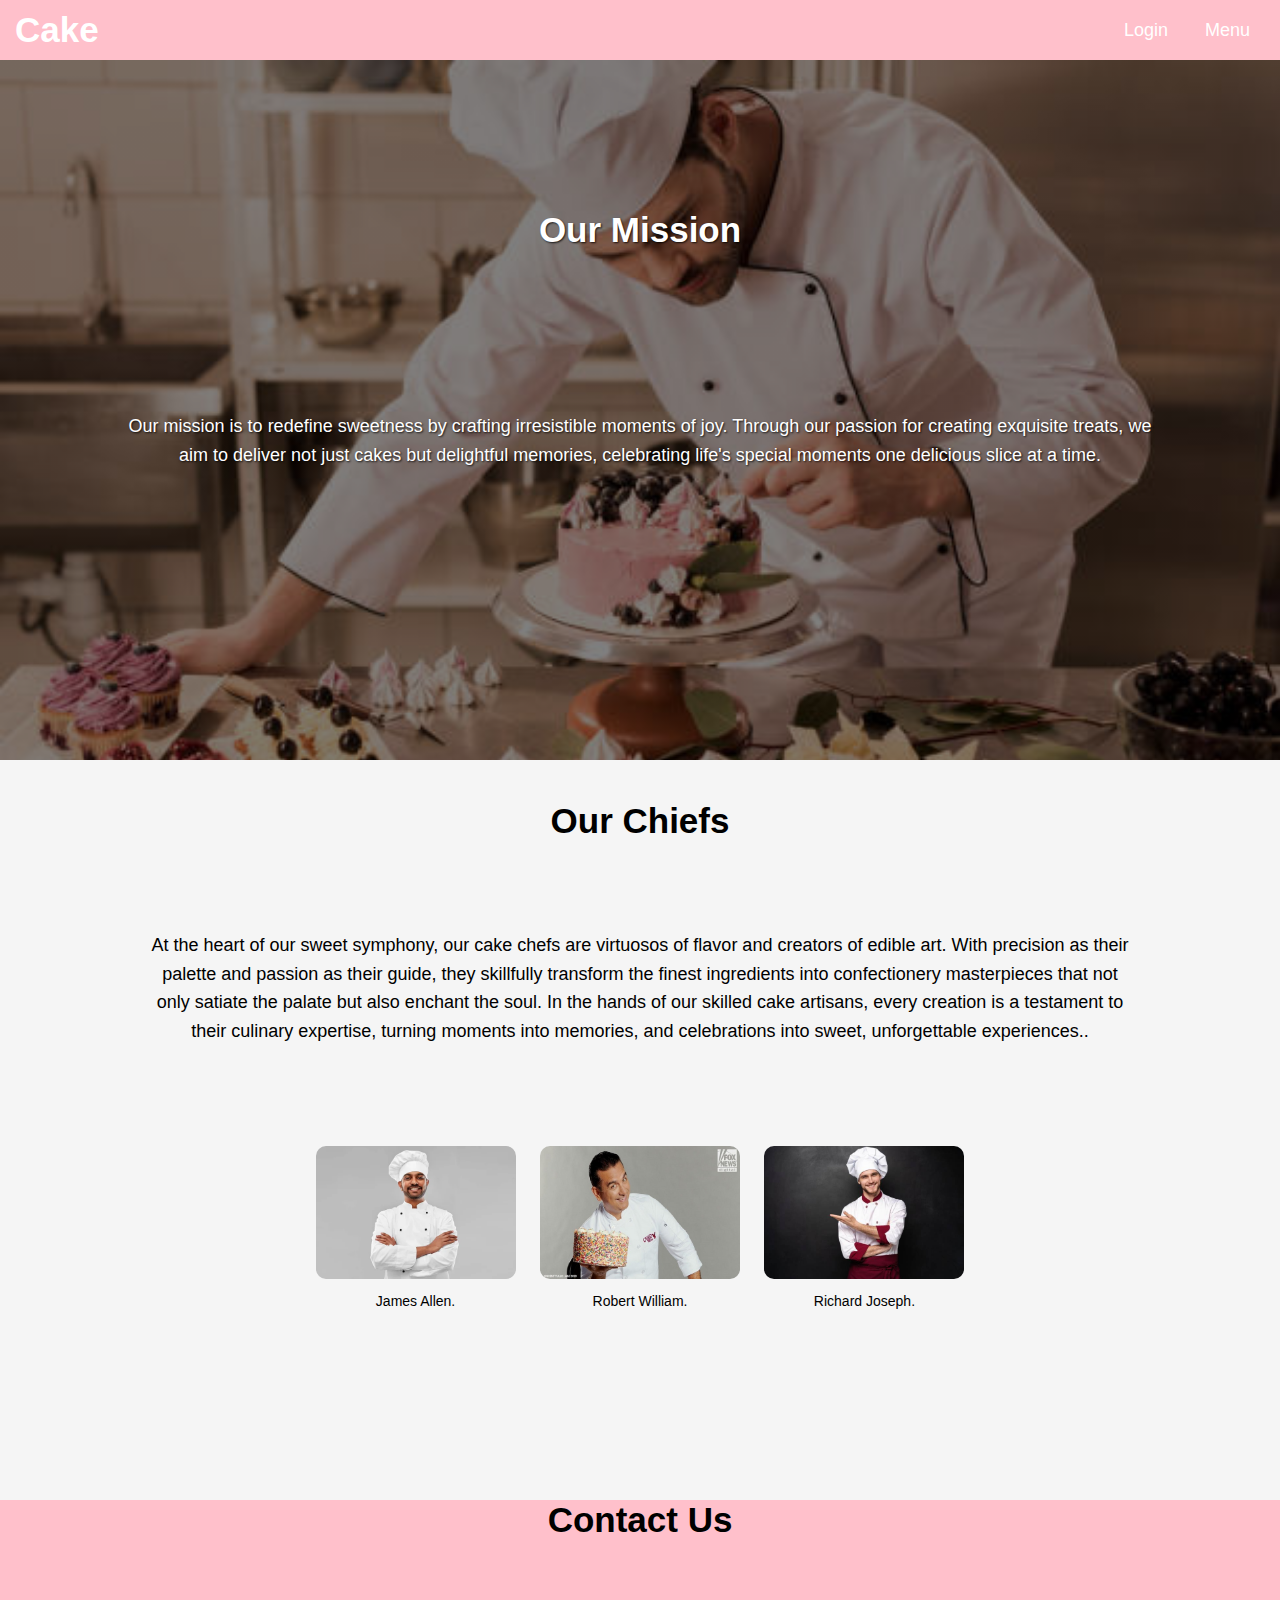
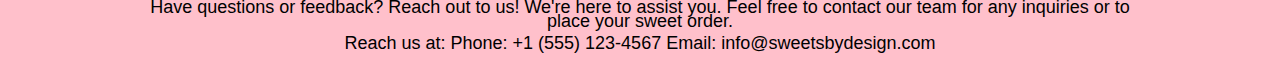
<file: home/index.html>
<!DOCTYPE html>
<html>
<head>
	<title>
		Cake
	</title>
    <link rel="stylesheet" href="style.css">
    <link rel="icon" href="logo.png">
</head>
<body>
	<nav>
		<div class="menu">
			<div class="logo">
				<a href="#Cake">Cake</a>
			</div>
			<ul>
				<li><a href="../login/login.html">Login</a></li>
				<li><a href="../cake/cake.html">Menu</a></li>
			</ul>
		</div>
	</nav>
	<section class="firstsection">
		<div class="box-main">
			<div class="firstHalf">
				<h1 class="text-big" id="firstfontbig">
					Our Mission
				</h1>	<br><br><br><br><br><br><br><br><br>
				<p class="text-small" id="firstfontsmall">
					Our mission is to redefine sweetness by crafting irresistible moments of joy. 
					Through our passion for creating exquisite treats, we aim to deliver not just 
					cakes but delightful memories, celebrating life's special moments one delicious
					slice at a time.
				</p>
			</div>
		</div>
	</section>
	<section class="secondsection">
		<div class="box-main">
			<div class="secondHalf">
				<h1 class="text-big" id="secondfontbig">
					Our Chiefs
				</h1>	<br><br><br><br><br>
				<p class="text-small" id="secondfontsmall">
					At the heart of our sweet symphony, our cake chefs are virtuosos of flavor and creators of 
					edible art. With precision as their palette and passion as their guide, they skillfully 
					transform the finest ingredients into confectionery masterpieces that not only satiate the 
					palate but also enchant the soul. In the hands of our skilled cake artisans, every creation 
					is a testament to their culinary expertise, turning moments into memories, and celebrations 
					into sweet, unforgettable experiences..
				</p>
				<br><br><br><br><br>
				<!-- Image 1 -->
				<div class="chief-image">
					<img src="chief1.jpg" alt="Chief 1">
					<p class="chief-description">James Allen.</p>
				</div>
	
				<!-- Image 2 -->
				<div class="chief-image">
					<img src="chief2.jpg" alt="Chief 2">
					<p class="chief-description">Robert William.</p>
				</div>
	
				<!-- Image 3 -->
				<div class="chief-image">
					<img src="chief3.jpg" alt="Chief 3">
					<p class="chief-description">Richard Joseph.</p>
				</div>
			</div>
		</div>
	</section>
	<section class="contact-section">
		<div class="box-main">
			<div class="contact-info">
				<h1 class="text-big" id="contact-header">
					Contact Us
				</h1>
				<p class="text-small" id="contact-details">
					Have questions or feedback? Reach out to us! We're here to assist you. 
					Feel free to contact our team for any inquiries or to place your sweet order.
				</p>
				<p class="text-small" id="reach-us">
					Reach us at: 
					<span class="contact-info-item">Phone: +1 (555) 123-4567</span>
					<span class="contact-info-item">Email: info@sweetsbydesign.com</span>
				</p>
			</div>
		</div>
	</section>
	</footer>
</body>
</html>
</file>
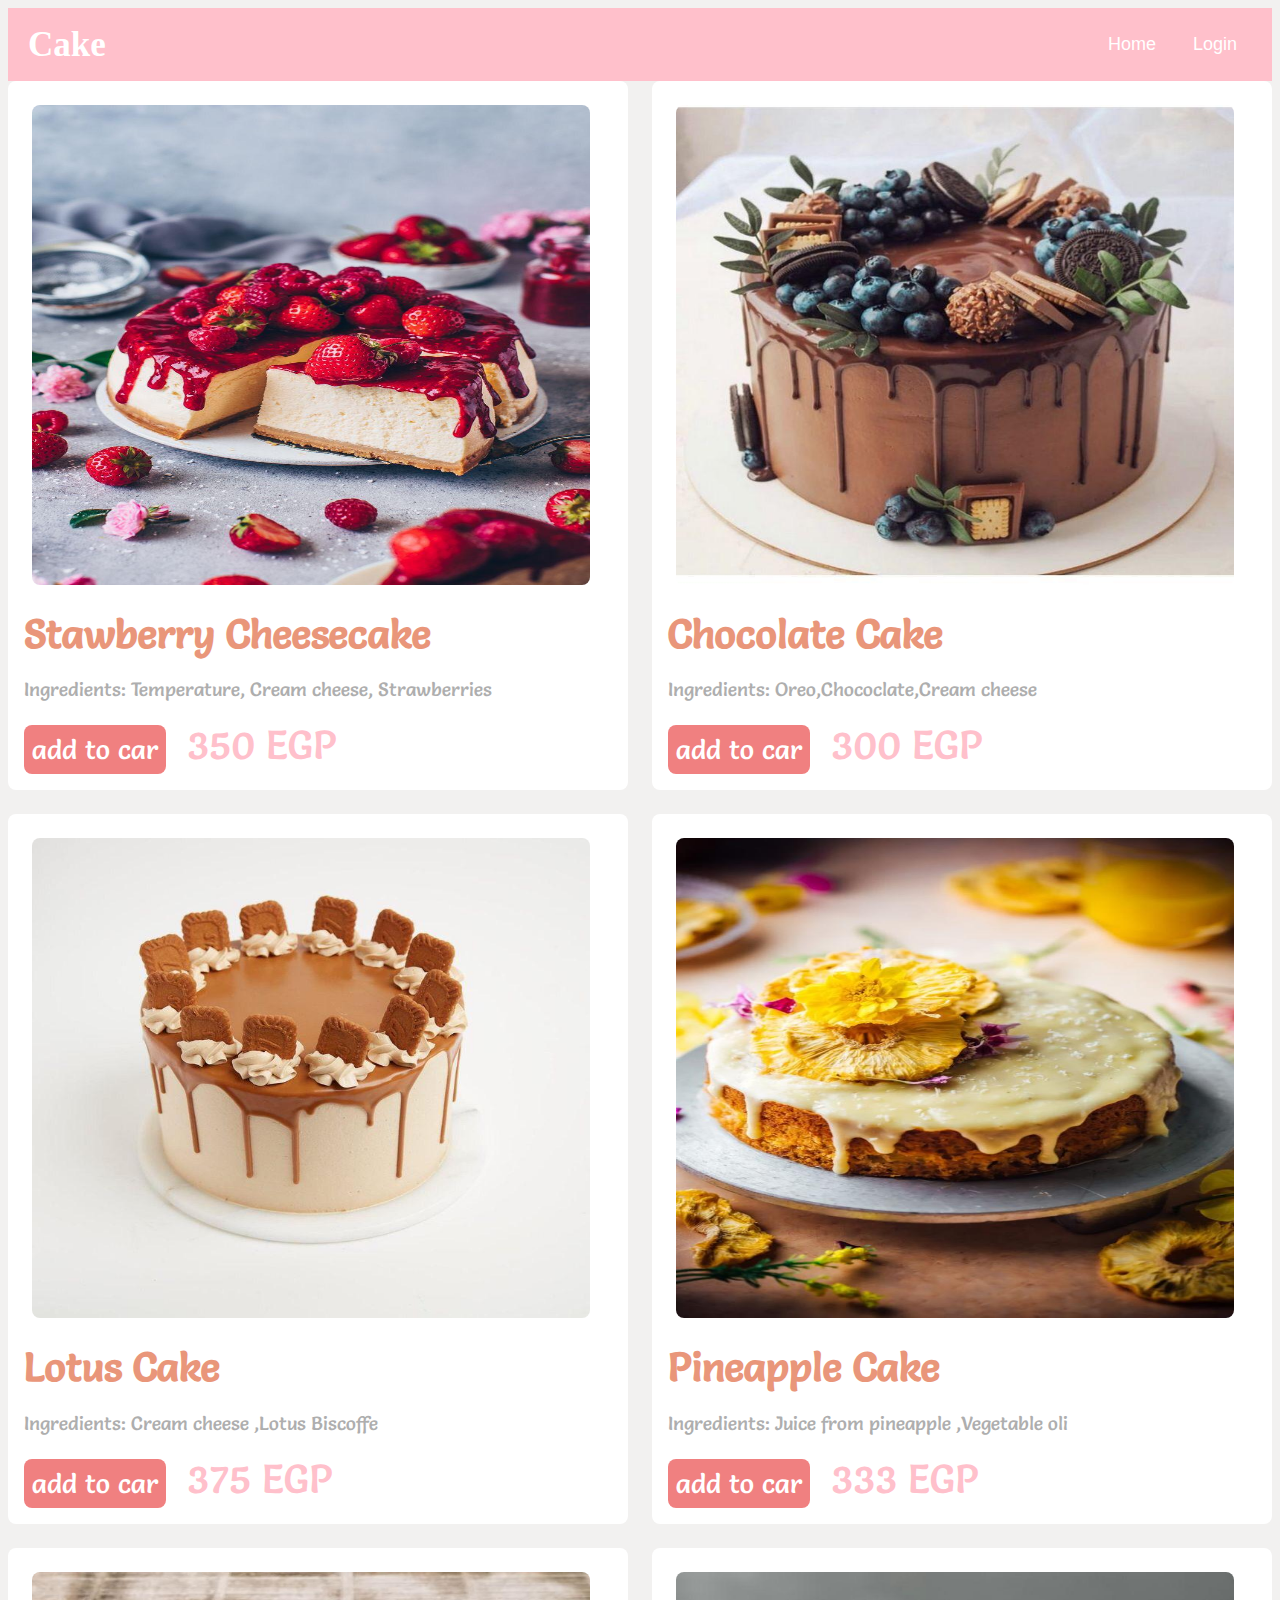
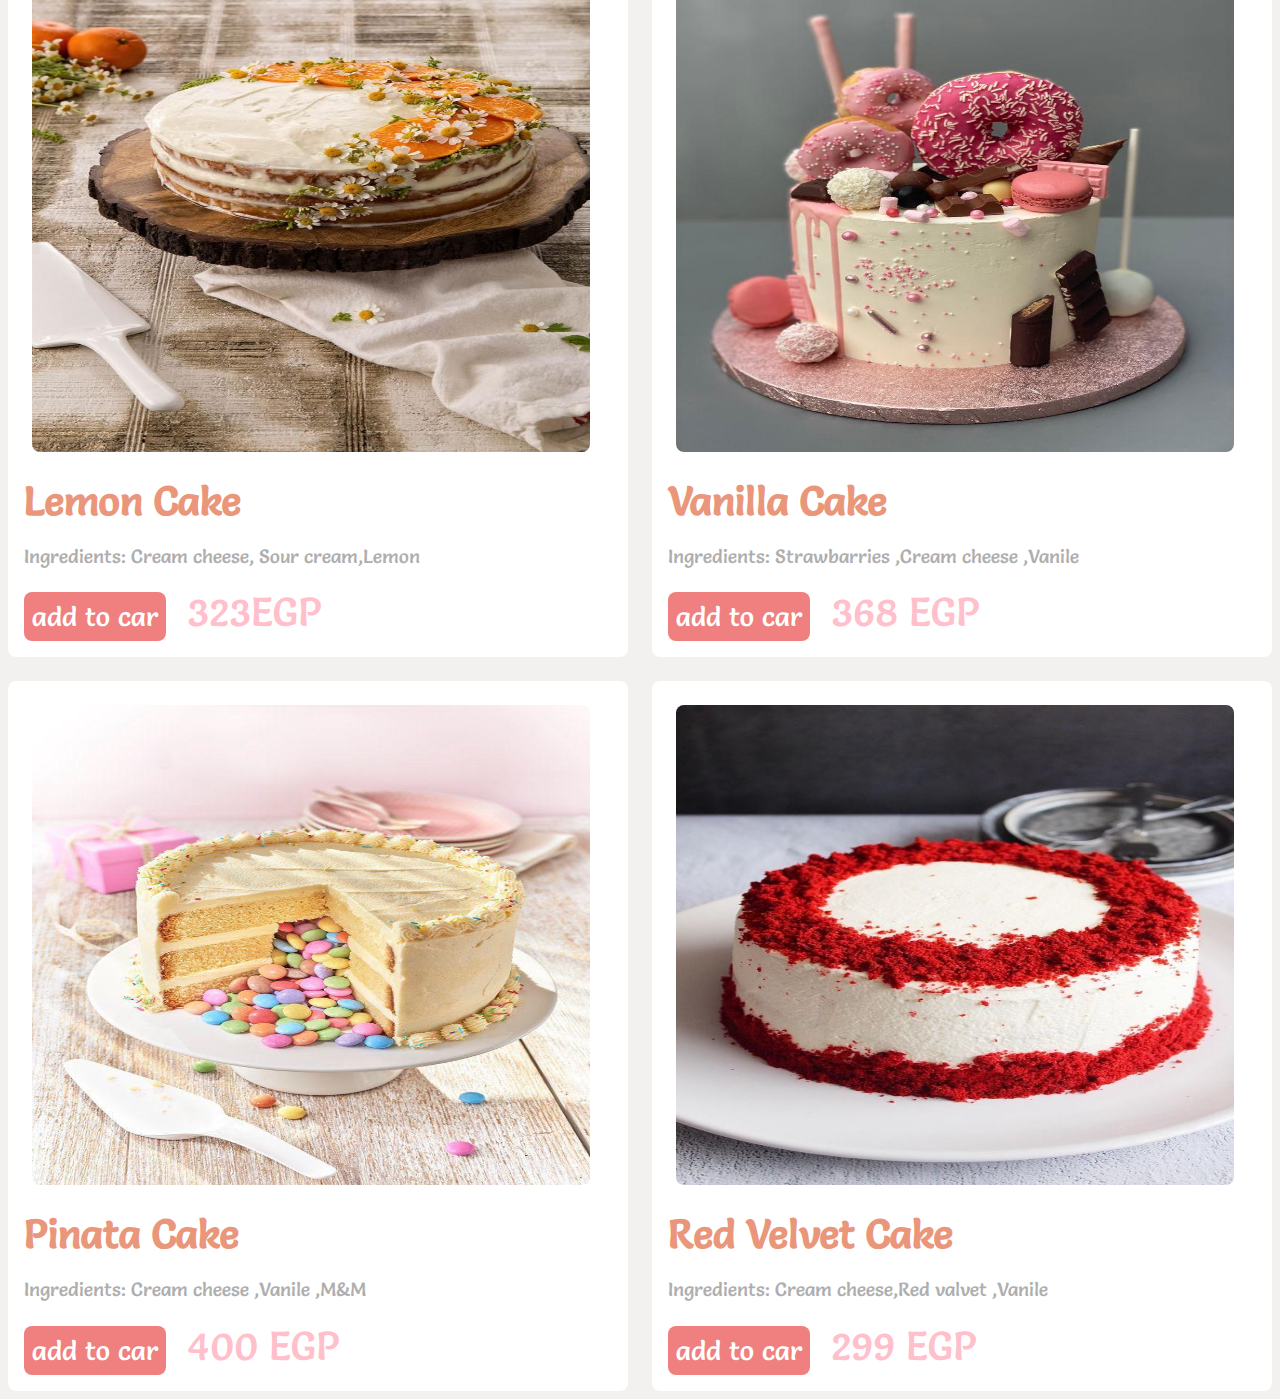
<file: cake/cake.html>
<!DOCTYPE html>
<html>

<head>
    <meta charset="UTF-8">
    <meta http-equiv="X-UA-Compatible" content="IE=edge">
    <meta name="viewport" content="width=device-width, initial-scale=1.0">
    <link rel="preconnect" href="https://fonts.googleapis.com">
    <link rel="preconnect" href="https://fonts.gstatic.com" crossorigin>
    <link href="https://fonts.googleapis.com/css2?family=Salsa&display=swap" rel="stylesheet">
    <script src="jquery.min.js"></script>
    <script src="cake.js"></script>
    <link rel="stylesheet" href="cake.css">
    <title> menu </title>
    <link rel="icon" href="logo.png">
</head>

<body>
    <nav>
        <div class="menu">
                <div class="logo">
                  <a href="../home/index.html">Cake</a>
                </div>
                <ul>
                    <li style="font-family: 'Roboto',sans-serif;"><a href="../home/index.html">Home</a></li>
                  <li style="font-family: 'Roboto',sans-serif;" ><a href="../login/login.html">Login</a></li>
                  
                  
                </ul>
        </div>
      </nav>
      <div class="menu" id="menu">
        <section class="box-container">
            
               
            <div class="box" id="test">
                <div class="image">
                    <img id="image1" src="image_cake/cheesecake.jpeg" alt="cheesecake ">


                </div>
                <div class="content">

                    <h3 id="title1">Stawberry Cheesecake </h3>
                    <p><span style="font-family: 'Salsa', cursive;color :#aeaeae" > Ingredients: Temperature, Cream cheese, Strawberries</span></p>
                    <a href="#" class="btn" id="item1">add to car</a>
                    <span class="pice">350 EGP</span>

                </div>

            </div>
            <div class="box" id="div2">
                <div class="image">
                    <img id="image2" src="image_cake/chocolate cake.jpeg" alt="chococlate">



                </div>
                <div class="content">

                    <h3 id="title2">Chocolate Cake</h3>
                    <p> <span style="font-family: 'Salsa', cursive;color :#aeaeae;">Ingredients: Oreo,Chococlate,Cream cheese</span> </p>
                    <a href="#" class="btn" id="item2">add to car</a>
                    <span class="pice">300 EGP</span>
                </div>

            </div>
            <div class="box">
                <div class="image">
                    <img src="image_cake/lotuscake.jpeg" alt="Lotus Cake">


                </div>
                <div class="content">

                    <h3 id="title3">Lotus Cake</h3>
                    <p><span style="font-family: 'Salsa', cursive;color :#aeaeae;"> Ingredients: Cream cheese ,Lotus Biscoffe </span></p>
                    <a href="#" class="btn" id="item3">add to car</a>
                    <span class="pice">375 EGP</span>
                </div>

            </div>
            <div class="box">
                <div class="image">
                    <img src="image_cake/ll.jpeg" alt="Pineapple Cake">


                </div>
                <div class="content">

                    <h3 id="title4">Pineapple Cake</h3>
                    


                    <p><span style="font-family: 'Salsa', cursive;color :#aeaeae;">Ingredients: Juice from pineapple ,Vegetable oli</span></p>
                    <a href="#" class="btn" id="item4">add to car</a>
                    <span class="pice">333 EGP</span>
                </div>

            </div>
            <div class="box">
                <div class="image">
                    <img src="image_cake/lemon.jpeg" alt="Lemon Cake">


                </div>
                <div class="content">

                    <h3 id="title5">Lemon Cake</h3>
                    <p><span style="font-family: 'Salsa', cursive;color :#aeaeae;">Ingredients: Cream cheese, Sour cream,Lemon </span></p>
                    <a href="#" class="btn" id="item5">add to car</a>
                    <span class="pice">323EGP</span>
                </div>

            </div>
            <div class="box">
                <div class="image">
                    <img src="image_cake/vanile.jpeg" alt="Vanilla Cake">


                </div>
                <div class="content">

                    <h3 id="title6">Vanilla Cake</h3>
                   <p> <span style="font-family: 'Salsa', cursive;color :#aeaeae;">Ingredients: Strawbarries ,Cream cheese ,Vanile</span></p>
                    <a href="#" class="btn" id="item6">add to car</a>
                    <span class="pice"> 368 EGP</span>
                </div>

            </div>
            <div class="box">
                <div class="image">
                    <img src="image_cake/pinatacake.jpeg" alt="Pinata Cake">


                </div>
                <div class="content">

                    <h3 id="title7">Pinata Cake</h3>
                   <p><span style="font-family: 'Salsa', cursive;color :#aeaeae;">Ingredients: Cream cheese ,Vanile ,M&M </span></p>
                    <a href="#" class="btn" id="item7">add to car</a>
                    <span class="pice"> 400 EGP</span>
                </div>

            </div>
            <div class="box">
                <div class="image">
                    <img src="image_cake/red.jpeg" alt="Red Velvet Cake"> 

                </div>
                <div class="content">

                    <h3 id="title8">Red Velvet Cake</h3>
                    <p><span style="font-family: 'Salsa', cursive; color :#aeaeae;" >Ingredients: Cream cheese,Red valvet ,Vanile </span></p>
                    <a href="#" class="btn" id="item8">add to car</a>
                    <span class="pice">299 EGP</span>
                </div>
                </div>

            
        </section>
    </div>




        








</body>
</file>
<file: home/style.css>
body{
    font-family: 'Roboto', sans-serif; /* Use a suitable font family */
	background-color: pink;
	background: pink;
}
* {
margin: 0;
padding: 0;
}

nav{
background: pink;
width: 100%;
padding: 10px 0;

}
nav .menu{
max-width: 1250px;
margin: auto;
display: flex;
align-items: center;
justify-content: space-between;
}
.menu .logo a{
text-decoration: none;
color: #fff;
font-size: 35px;
font-weight: 600;
}
.menu ul{
display: inline-flex;
}
.menu ul li{
list-style: none;
margin-left: 7px;
}
.menu ul li a{
text-decoration: none;
color: #fff;
font-size: 18px;
font-weight: 500;
padding: 8px 15px;
border-radius: 5px;
}
.menu ul li a:hover{
background: #fff;
color: black;
}
.firstsection {
	background: linear-gradient(rgba(0, 0, 0, 0.5), rgba(0, 0, 0, 0.5)), url(mission.jpg);
	background-size: cover;
	background-repeat: no-repeat;
	height: 700px;
	
}
.secondsection {
	background-color: blue;
	height: 700px;
}
.thirdsection
{
	background-color: cyan;
	height: 700px;
}
.box-main {
	display: flex;
	justify-content: center;
	align-items: center;
	color: black;
	max-width: 80%;
	margin: auto;
	height: 80%;
}
#firstfontbig {
	font-family: 'Roboto', sans-serif;
	font-weight: bold;
	font-size: 35px;
	text-align: center;
	color: #fff;
	text-shadow: 1px 1px 2px rgba(0, 0, 0, 0.8);
}
#firstfontsmall {
	font-size: 18px;
	line-height: 1.6;
	text-align: center;
	color: #fff;
	text-shadow: 1px 1px 2px rgba(0, 0, 0, 0.8);
}
#secondfontbig {
	font-family: 'Roboto', sans-serif;
	font-weight: bold;
	font-size: 35px;
	text-align: center;
	color: 1px 1px 2px rgba(0, 0, 0, 0.8);
	text-shadow: #fff;
}
#secondfontsmall {
	font-size: 18px;
	line-height: 1.6;
	text-align: center;
	color: 1px 1px 2px rgba(0, 0, 0, 0.8);
	text-shadow: #fff;
}
.contact-info{
	background-color: pink;
	background: pink;
}
#contact-header {
	font-family: 'Roboto', sans-serif;
	font-weight: bold;
	font-size: 35px;
	text-align: center;
	color: 1px 1px 2px rgba(0, 0, 0, 0.8);
	text-shadow: #fff;
	background: pink;
	height: 100px;
}

#contact-details {
	background: pink;
	font-size: 18px;
	line-height: 0.8;
	text-align: center;
	color: 1px 1px 2px rgba(0, 0, 0, 0.8);
	text-shadow: #fff;
}
#reach-us {
	background: pink;
	font-size: 18px;
	line-height: 1.6;
	text-align: center;
	color: 1px 1px 2px rgba(0, 0, 0, 0.8);
	text-shadow: #fff;
}

.center {
	text-align: center;
}
.secondsection {
    background-color: #f5f5f5; /* Set a background color for better visibility */
    padding: 20px; /* Add padding for spacing */
}

.secondHalf {
    text-align: center; /* Center align the content */
}

.chief-image {
    display: inline-block;
    margin: 10px; /* Adjust the margin between images */
}

.chief-image img {
    width: 200px; /* Set a fixed width for the images */
    height: auto;
    border-radius: 10px; /* Optional: Add border-radius for rounded corners */
}

.chief-description {
    margin-top: 10px; /* Adjust the margin between image and description */
    font-size: 14px; /* Adjust the font size of the description */
}
</file>
<file: cake/cake.css>
.menu .box-container {
    display: grid;
    grid-template-columns: repeat(auto-fit, minmax(30rem, 1fr));
    gap: 1.5rem;

}

body {
    background-color: #F2F1F0;
}






.menu .box-container .box {
    background: #fff;

    border-radius: 0.5rem;
    box-shadow: var(--box-shadow);

}

.menu .box-container .box .image {

    height: 30rem;
    width: 100%;

    padding: 1.5rem;
    overflow: hidden;
    position: relative;

}

.menu .box-container .box .image img {
    height: 100%;
    width: 90%;
    border-radius: .5rem;


}

.menu .box-container .box .content {
    padding: 1rem;
    padding-top: 0;
    font-family: 'Salsa', cursive;


}

.btnn {
    
    position: absolute;
    top: 2.5rem;
    right: 6.5rem;
    width: 5rem;
    height: 5rem;
    line-height: 5rem;
    text-align: center;
    font-size: 2rem;
    border-radius: 50%;
    color: gray;

}

.btnn:hover {
    background-color: black;

}

.menu .box-container .box .content .stars i {

    font-size: 1.7rem;
    color: darkgrey;
}

.menu .box-container .box .content h3 {
    display: contents;


    color: darksalmon;
    font-size: 2.5rem;

}

p {
    color: black;
    font-size: 1.2rem;
    font-family: 'poppins', sans-serif;



}

.menu .box-container .box .content .pice {
    color: pink;
    margin-left: 1rem;
    font-size: 2.5rem;
}

.btn {
    margin-top: -2rem;
    display: inline-block;
    font-size: 1.7rem;
    color: #fff;
    background: lightcoral;
    border-radius: .5rem;
    cursor: pointer;
    padding: .4rem;
    padding: .5rem .5rem;
    text-decoration: none;
}

.btn:hover {
    letter-spacing: .2rem;
    background-color: darkgrey;

}


nav{
    position: float;
    background: pink;
    width: 100%;
    padding: 10px 0;
    z-index: 12;
  }
  nav .menu{
    max-width: 1250px;
    margin: auto;
    display: flex;
    align-items: center;
    justify-content: space-between;
    padding: 0 20px;
  }
  .menu .logo a{
    text-decoration: none;
    color: #fff;
    font-size: 35px;
    font-weight: 600;
  }
  .menu ul{
    display: inline-flex;
  }
  .menu ul li{
    list-style: none;
    margin-left: 7px;
  }
  .menu ul li:first-child{
    margin-left: 0px;
  }
  .menu ul li a{
    text-decoration: none;
    color: #fff;
    font-size: 18px;
    font-weight: 500;
    padding: 8px 15px;
    border-radius: 5px;
    transition: all 0.3s ease;
  }
  .menu ul li a:hover{
    background: #fff;
    color: black;
  }
</file>
